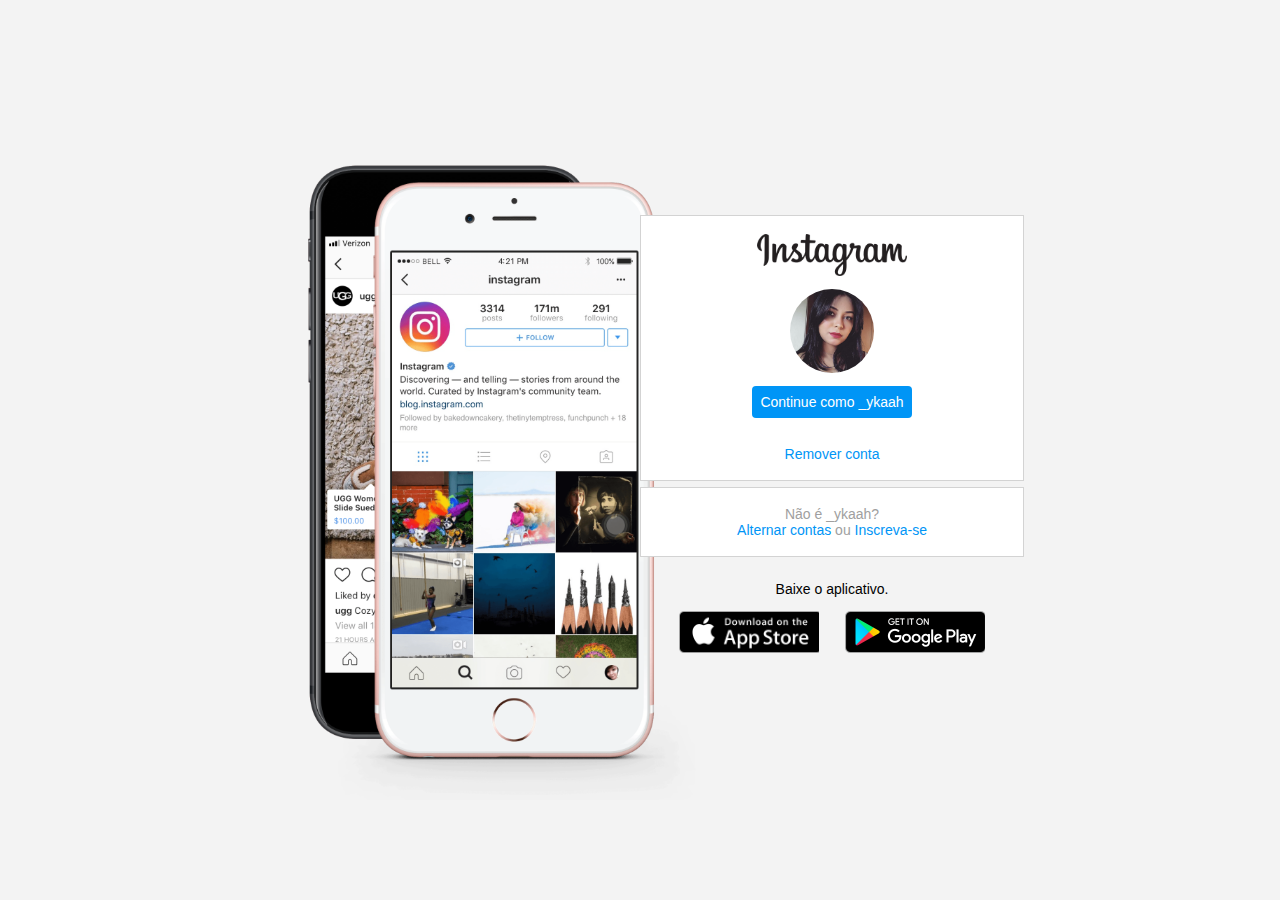
<file: Projeto Instagram/index.html>
<!DOCTYPE html>
<html lang="pt-br">
<head>
    <meta charset="UTF-8">
    <meta http-equiv="X-UA-Compatible" content="IE=edge">
    <meta name="viewport" content="width=device-width, initial-scale=1.0">
    <title>Instagram</title>
    <link rel="stylesheet" href="style.css">
</head>
<body>
    
    <div class="instagram-wrapper">
        <div class="instagram-phone">
            <img src="img/img-instagram.png" alt="Celular">
        </div>
        <div class="instagram-continue">
            <div class="group">
                <img src="img/instagram-logo.png" class="instagram-logo" alt="instagram logo">
                <div class="profile-photo">
                    <img src="img/perfil-instagram.png" alt="foto de perfil">
                </div>
                <a href="#" class="instagram-login">Continue como _ykaah</a>
                <a href="#" class="instagram-logout">Remover conta</a>
            </div>
            <div class="group">
                <p class="not-account">Não é _ykaah?</p>
                <p class="not-account">
                    <span class="link-blue">Alternar contas</span>
                    ou
                    <span class="link-blue">Inscreva-se</span>
                </p>
            </div>
            <div class="get-the-app">
                <p class="get-app">Baixe o aplicativo.</p>
                <div class="download">
                    <a href="#" class="app-download"></a>
                    <a href="#" class="app-download"></a>
                </div>
            </div>
        </div>
    </div>

</body>
</html>
</file>
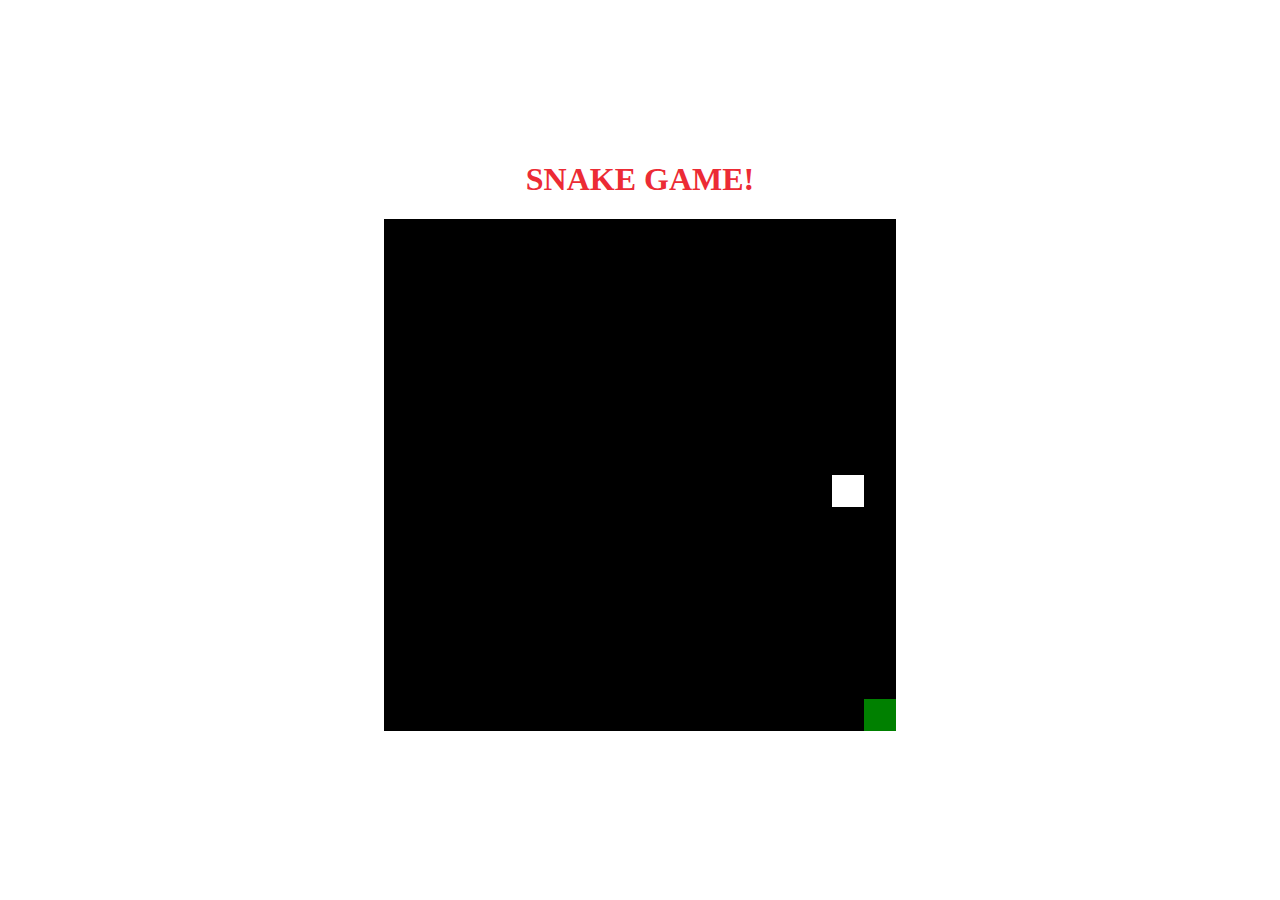
<file: Projeto Jogo da Cobrinha/index.html>
<!DOCTYPE html>
<html lang="pt-br">
<head>
    <meta charset="UTF-8">
    <meta http-equiv="X-UA-Compatible" content="IE=edge">
    <meta name="viewport" content="width=device-width, initial-scale=1.0">
    <script defer src="script.js"></script>
    <title>Snake Game</title>
    <link rel="stylesheet" href="style.css">
</head>
<body>
    <h1>SNAKE GAME!</h1>
    <canvas id="snake" width="512" height="512"></canvas>
</body>
</html>
</file>
<file: Projeto Instagram/style.css>
* {
    padding: 0;
    margin: 0;
    box-sizing: border-box;
    font-family: sans-serif;
    font-size: 14px;
    text-decoration: none;
}

body {
    width: 100%;
    min-height: 100vh;
    background-color: rgb(243, 243, 243);
    margin: 0;
    padding: 0;
    display: flex;
    justify-content: center;
}

.instagram-wrapper {
    display: flex;
    align-items: center;
    justify-content: start;
    width: 60%;
    height: 100vh;
}

.instagram-phone {
    display: flex;
    align-items: center;
    justify-content: center;
    width: 50%;
}

.instagram-phone img {
    height: 50rem;
}

.instagram-continue {
    display: flex;
    align-items: center;
    justify-content: space-around;
    flex-direction: column;
    width: 50%;
    min-height: 34rem;
}

.group {
    display: flex;
    justify-content: space-between;
    align-items: center;
    flex-direction: column;
    background-color: #fff;
    width: 100%;
    padding: 1.3rem;
    border: 1px solid lightgray;
}

.group:nth-child(1) {
    min-height: 19rem;
}

.instagram-logo {
    height: 3rem;
}

.profile-photo {
    display: flex;
    justify-content: center;
    align-items: center;
    border-radius: 50%;
    overflow: hidden;
}

.profile-photo img {
    height: 6rem;
}

.instagram-login {
    background-color: #0095f6;
    color: #fff;
    padding: 8px;
    border-radius: 4px;
}

.instagram-logout {
    color: #0095f6;
    margin-top: 1rem;
}

.not-account {
    color: rgb(160, 160, 160);
}

.link-blue {
    color: #0095f6;
}

.get-the-app {
    display: flex;
    flex-direction: column;
    align-items: center;
    justify-content: center;
    width: 100%;
    padding: 1.3rem 0;
}

.download {
    display: flex;
    width: 100%;
    justify-content: space-evenly;
    align-items: center;
    padding: 1rem;
}

.app-download {
    height: 3rem;
    width: 10rem;
    background-size: cover;
}

.app-download:nth-child(1) {
    background-image: url('img/apple-button.png');
}

.app-download:nth-child(2) {
    background-image: url('img/googleplay-button.png');
}

@media (max-width: 1024px) {
    .instagram-wrapper {
        width: 90%;
    }
}

@media (max-width: 650px) {
    body {
        background-color: #fff;
    }

    .instagram-wrapper {
        width: 90%;
    }

    .instagram-phone {
        display: none;
    }

    .instagram-continue {
        width: 100%;
    }

    .group {
        border: 1px solid transparent;
    }
}
</file>
<file: Projeto Jogo da Cobrinha/style.css>
body {
    height: 95vh;
    width: 95;
    display: flex;
    justify-content: center;
    align-items: center;
    flex-direction: column;
    color: rgb(236, 43, 53);
}
</file>
